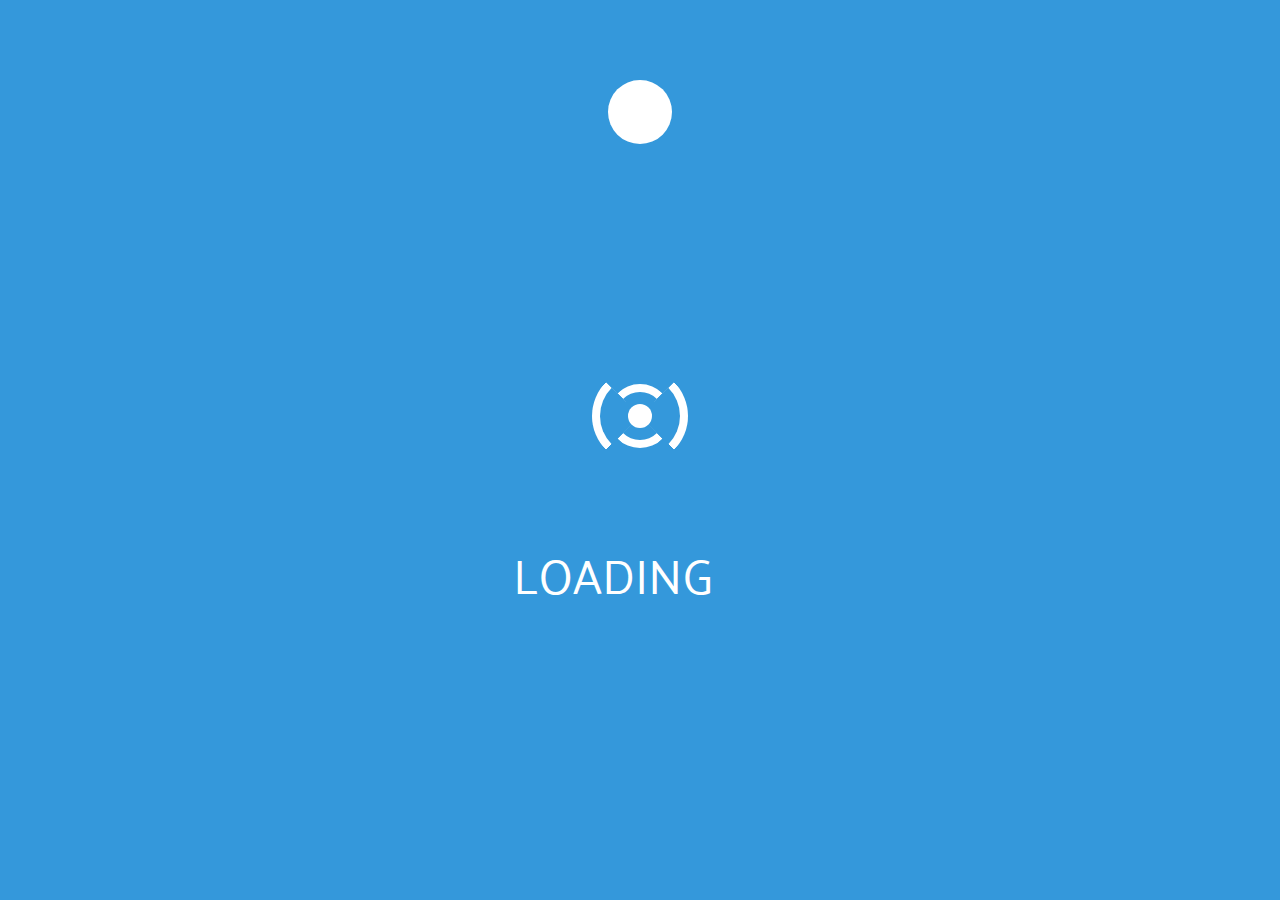
<file: Project 1/index.html>
<html>
<head>
	<meta charset="UTF-8">
	<title>Project 1</title>
	<link href="https://fonts.googleapis.com/css?family=Palanquin:400" rel="stylesheet" type="text/css">
	<link rel="stylesheet" type="text/css" href="../normalize.css"/>
	<link rel="stylesheet" type="text/css" href="style.css"/>
</head>
<body>
	<div class="wrapper">
      <div class="bouncing_ball">
        <div class="ball"></div>
      </div>
      <div class="spinner">
        <div class="curve_top_left"></div>
        <div class="curve_bottom_right"></div>
        <div class="curve_top_right"></div>
        <div class="curve_bottom_left"></div>
        <div class="center_circle"></div>
      </div>
       <h1 class="loading">LOADING<span class="dot_one"> .</span><span class="dot_two"> .</span><span class="dot_three"> .</span></h1> 
    </div>
</body>
</html>
</file>
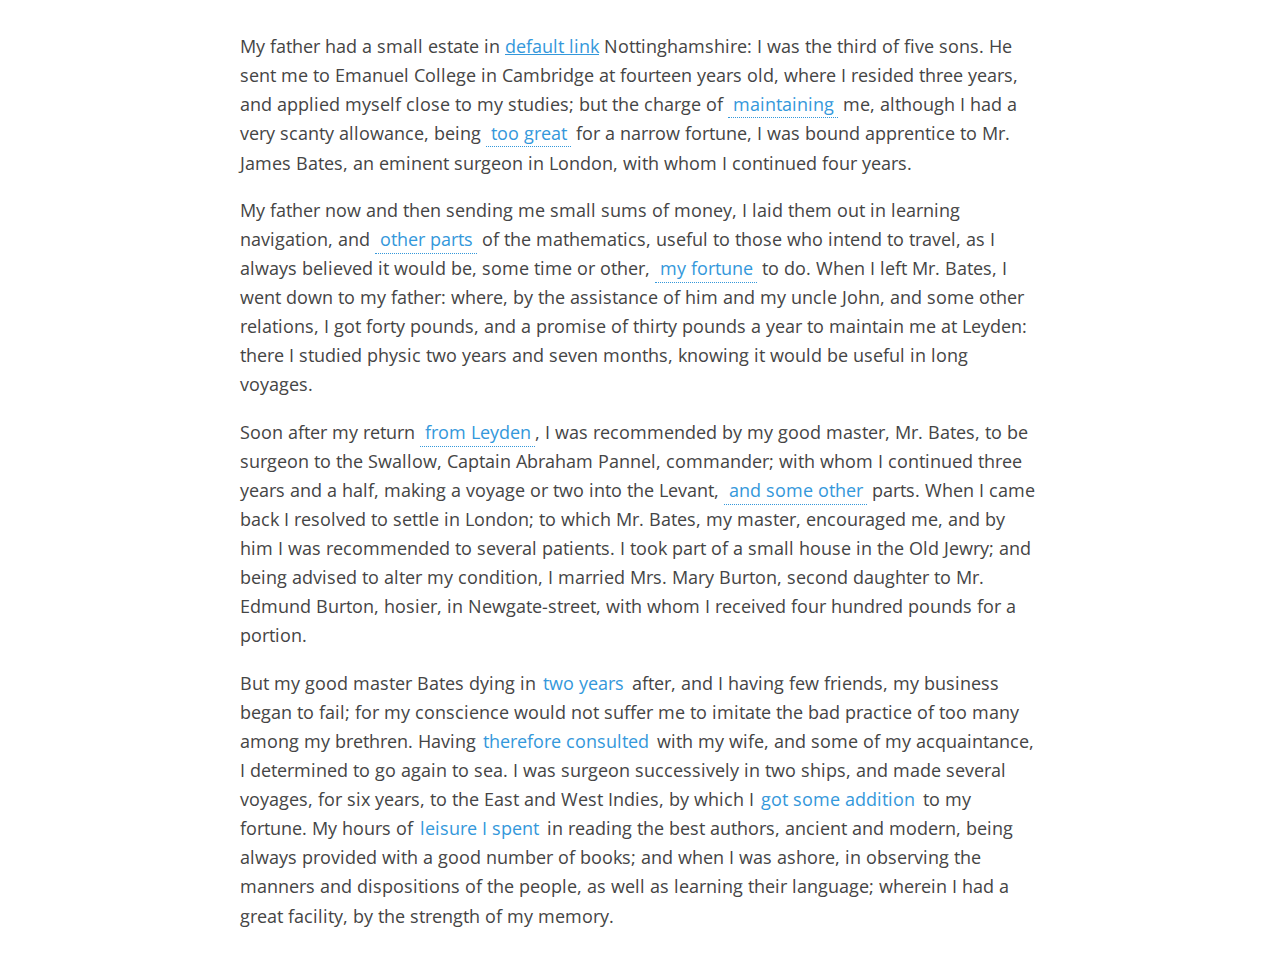
<file: Project 2/index.html>
<!doctype html5>
<html>
<head>
	<meta charset="UTF-8">
	<title>Project 2</title>
	<link href="https://fonts.googleapis.com/css?family=Open+Sans" rel="stylesheet" type="text/css">
	<link rel="stylesheet" type="text/css" href="../normalize.css"/>
	<link rel="stylesheet" href="style.css">
</head>
<body>
	<div class="wrapper">
	  <p>My father had a small estate in <a href="#">default link</a> Nottinghamshire: I was the third of five sons. He sent me to Emanuel College in Cambridge at fourteen years old, where I resided three years, and applied myself close to my studies; but the charge of <a href="#" class="fade_in_bg">maintaining</a> me, although I had a very scanty allowance, being <a href="#" class="fade_in_bg">too great</a> for a narrow fortune, I was bound apprentice to Mr. James Bates, an eminent surgeon in London, with whom I continued four years. </p>
	  <p>My father now and then sending me small sums of money, I laid them out in learning navigation, and <a href="#" data-linktext="other parts" class="slide_from_left">other parts</a> of the mathematics, useful to those who intend to travel, as I always believed it would be, some time or other, <a href="#" data-linktext="my fortune" class="slide_from_right">my fortune</a> to do. When I left Mr. Bates, I went down to my father: where, by the assistance of him and my uncle John, and some other relations, I got forty pounds, and a promise of thirty pounds a year to maintain me at Leyden: there I studied physic two years and seven months, knowing it would be useful in long voyages.</p>
	  <p>Soon after my return <a href="#" data-linktext="from Leyden" class="slide_from_top">from Leyden</a>, I was recommended by my good master, Mr. Bates, to be surgeon to the Swallow, Captain Abraham Pannel, commander; with whom I continued three years and a half, making a voyage or two into the Levant, <a href="#" data-linktext="and some other" class="slide_from_bottom">and some other</a> parts. When I came back I resolved to settle in London; to which Mr. Bates, my master, encouraged me, and by him I was recommended to several patients. I took part of a small house in the Old Jewry; and being advised to alter my condition, I married Mrs. Mary Burton, second daughter to Mr. Edmund Burton, hosier, in Newgate-street, with whom I received four hundred pounds for a portion.</p>
	  <p>But my good master Bates dying in <a href="#" class="fade_in_underline">two years</a> after, and I having few friends, my business began to fail; for my conscience would not suffer me to imitate the bad practice of too many among my brethren. Having <a href="#" class="underline_from_left">therefore consulted</a> with my wife, and some of my acquaintance, I determined to go again to sea. I was surgeon successively in two ships, and made several voyages, for six years, to the East and West Indies, by which I <a href="#" class="underline_from_right">got some addition</a> to my fortune. My hours of <a href="#" class="underline_from_center">leisure I spent</a> in reading the best authors, ancient and modern, being always provided with a good number of books; and when I was ashore, in observing the manners and dispositions of the people, as well as learning their language; wherein I had a great facility, by the strength of my memory.</p>
	</div>
</body>
</html>
</file>
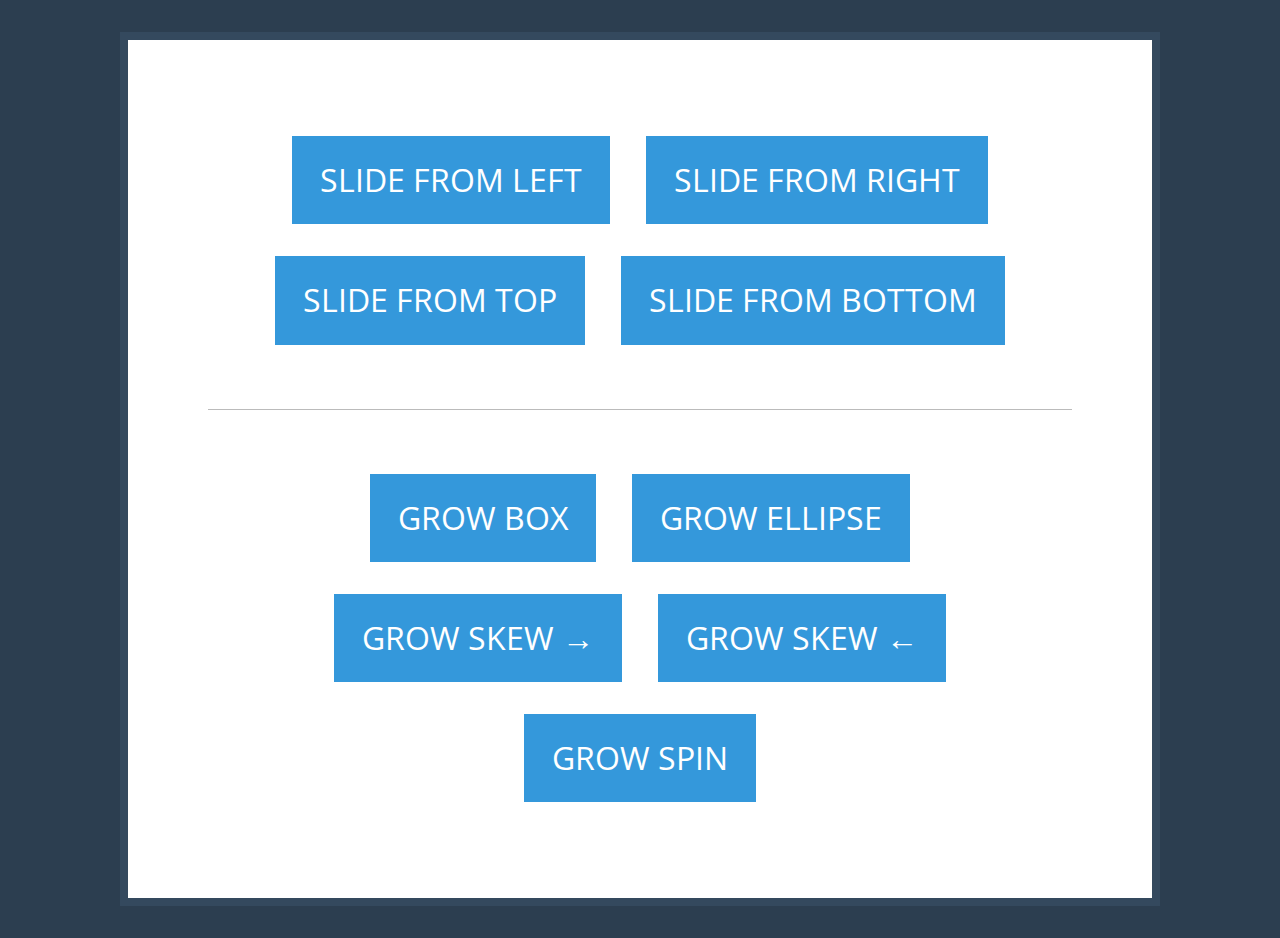
<file: Project 3/index.html>
<!doctype html5>
<html>
<head>
	<meta charset="UTF-8">
	<title>Project 3</title>
	<link href="https://fonts.googleapis.com/css?family=Open+Sans" rel="stylesheet" type="text/css">
	<link rel="stylesheet" type="text/css" href="../normalize.css"/>
	<link rel="stylesheet" href="style.css">
</head>
<body>
	<div class="wrapper">
	  <button class="slide_from_left">SLIDE FROM LEFT</button>
	  <button class="slide_from_right">SLIDE FROM RIGHT</button>
	  <button class="slide_from_top">SLIDE FROM TOP</button>
	  <button class="slide_from_bottom">SLIDE FROM BOTTOM</button>
	  <hr>
	  <button class="grow_box">GROW BOX</button>
	  <button class="grow_ellipse">GROW ELLIPSE</button>
	  <button class="grow_skew_forward">GROW SKEW &rarr;</button>
	  <button class="grow_skew_backward">GROW SKEW &larr;</button>
	  <button class="grow_spin">GROW SPIN</button>
	</div>
</body>
</html>
</file>
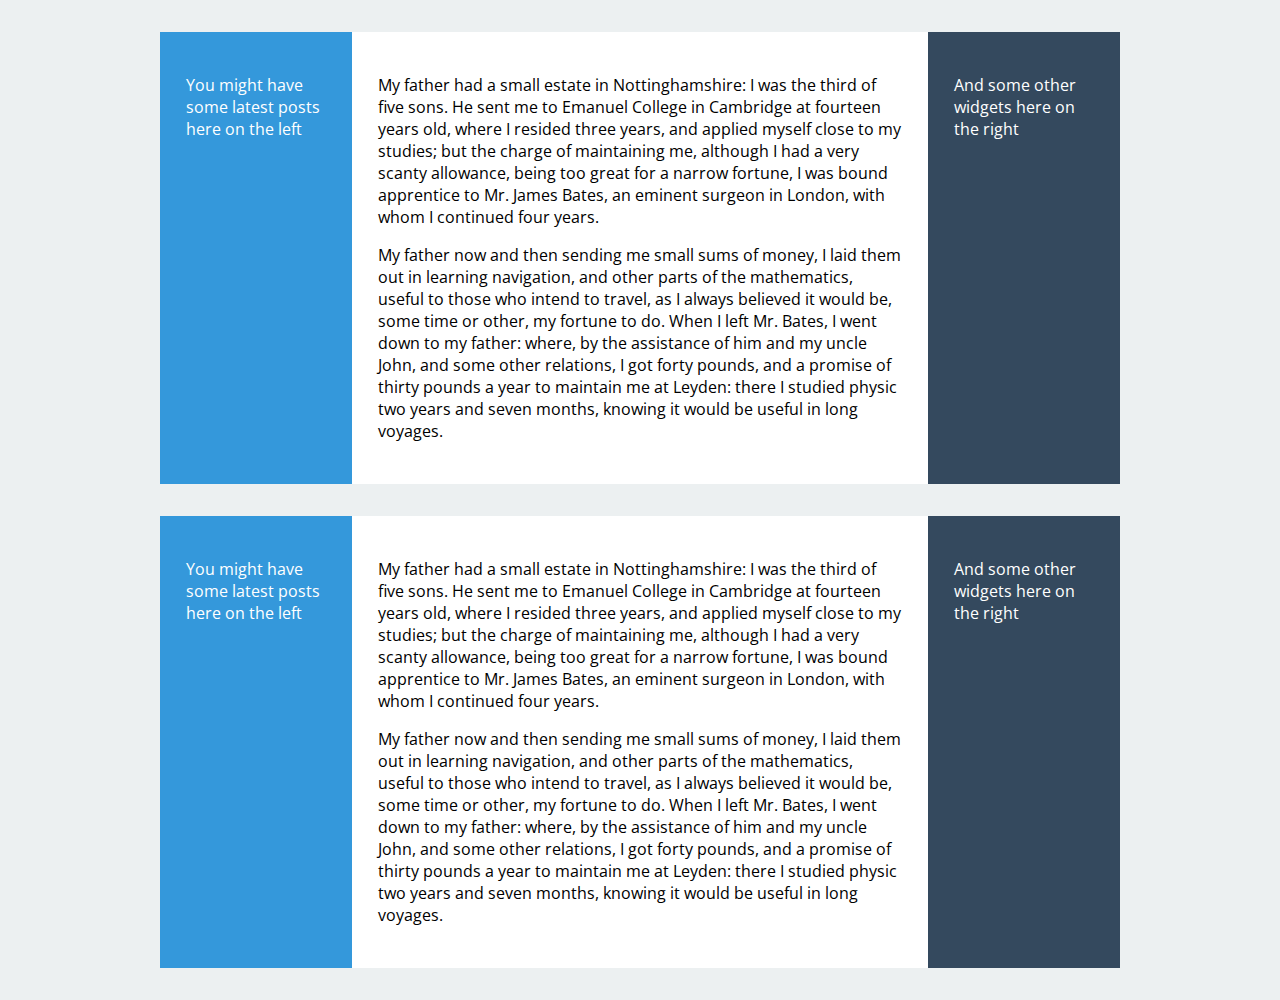
<file: Project 4/index.html>
<!doctype html5>
<html>
<head>
	<meta charset="UTF-8">
	<title>Project 4</title>
	<link href="https://fonts.googleapis.com/css?family=Open+Sans" rel="stylesheet" type="text/css">
	<link rel="stylesheet" type="text/css" href="../normalize.css"/>
	<link rel="stylesheet" href="style.css">
</head>
<body>
	<div class="wrapper gradientbg">
	  <main>
	    <p>My father had a small estate in Nottinghamshire: I was the third of five sons. He sent me to Emanuel College in Cambridge at fourteen years old, where I resided three years, and applied myself close to my studies; but the charge of maintaining me, although I had a very scanty allowance, being too great for a narrow fortune, I was bound apprentice to Mr. James Bates, an eminent surgeon in London, with whom I continued four years. </p>
	    <p>My father now and then sending me small sums of money, I laid them out in learning navigation, and other parts of the mathematics, useful to those who intend to travel, as I always believed it would be, some time or other, my fortune to do. When I left Mr. Bates, I went down to my father: where, by the assistance of him and my uncle John, and some other relations, I got forty pounds, and a promise of thirty pounds a year to maintain me at Leyden: there I studied physic two years and seven months, knowing it would be useful in long voyages.</p>
	  </main>
	  <div class="sidebars">
	    <aside class="sidebar left">
	      <p>You might have some latest posts here on the left</p>
	    </aside>
	    <aside class="sidebar right">
	      <p>And some other widgets here on the right</p>
	    </aside>
	  </div>
	</div>

 <div class="wrapper flexbg">
	  <main>
	    <p>My father had a small estate in Nottinghamshire: I was the third of five sons. He sent me to Emanuel College in Cambridge at fourteen years old, where I resided three years, and applied myself close to my studies; but the charge of maintaining me, although I had a very scanty allowance, being too great for a narrow fortune, I was bound apprentice to Mr. James Bates, an eminent surgeon in London, with whom I continued four years. </p>
	    <p>My father now and then sending me small sums of money, I laid them out in learning navigation, and other parts of the mathematics, useful to those who intend to travel, as I always believed it would be, some time or other, my fortune to do. When I left Mr. Bates, I went down to my father: where, by the assistance of him and my uncle John, and some other relations, I got forty pounds, and a promise of thirty pounds a year to maintain me at Leyden: there I studied physic two years and seven months, knowing it would be useful in long voyages.</p>
	  </main>
	  <aside class="sidebar left">
	    <p>You might have some latest posts here on the left</p>
	  </aside>
	  <aside class="sidebar right">
	    <p>And some other widgets here on the right</p>
	  </aside>
	</div> 
</body>
</html>
</file>
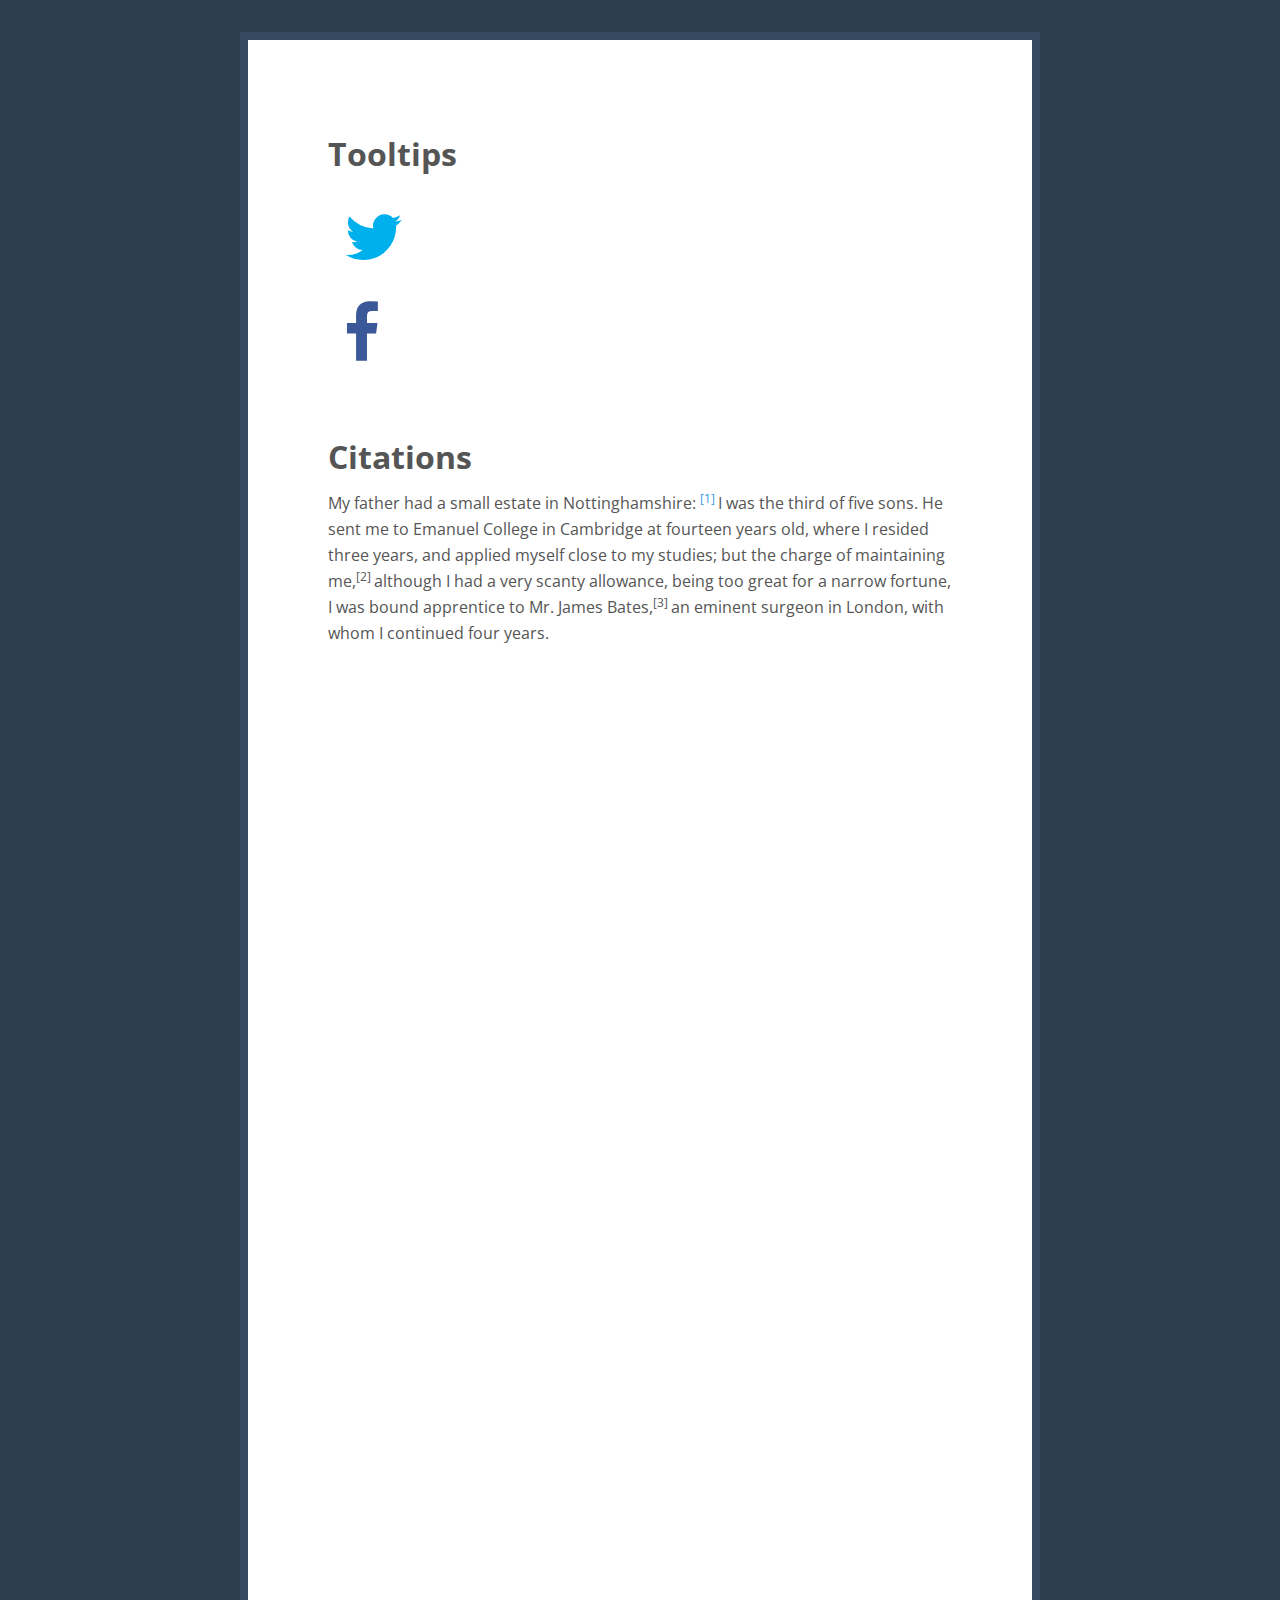
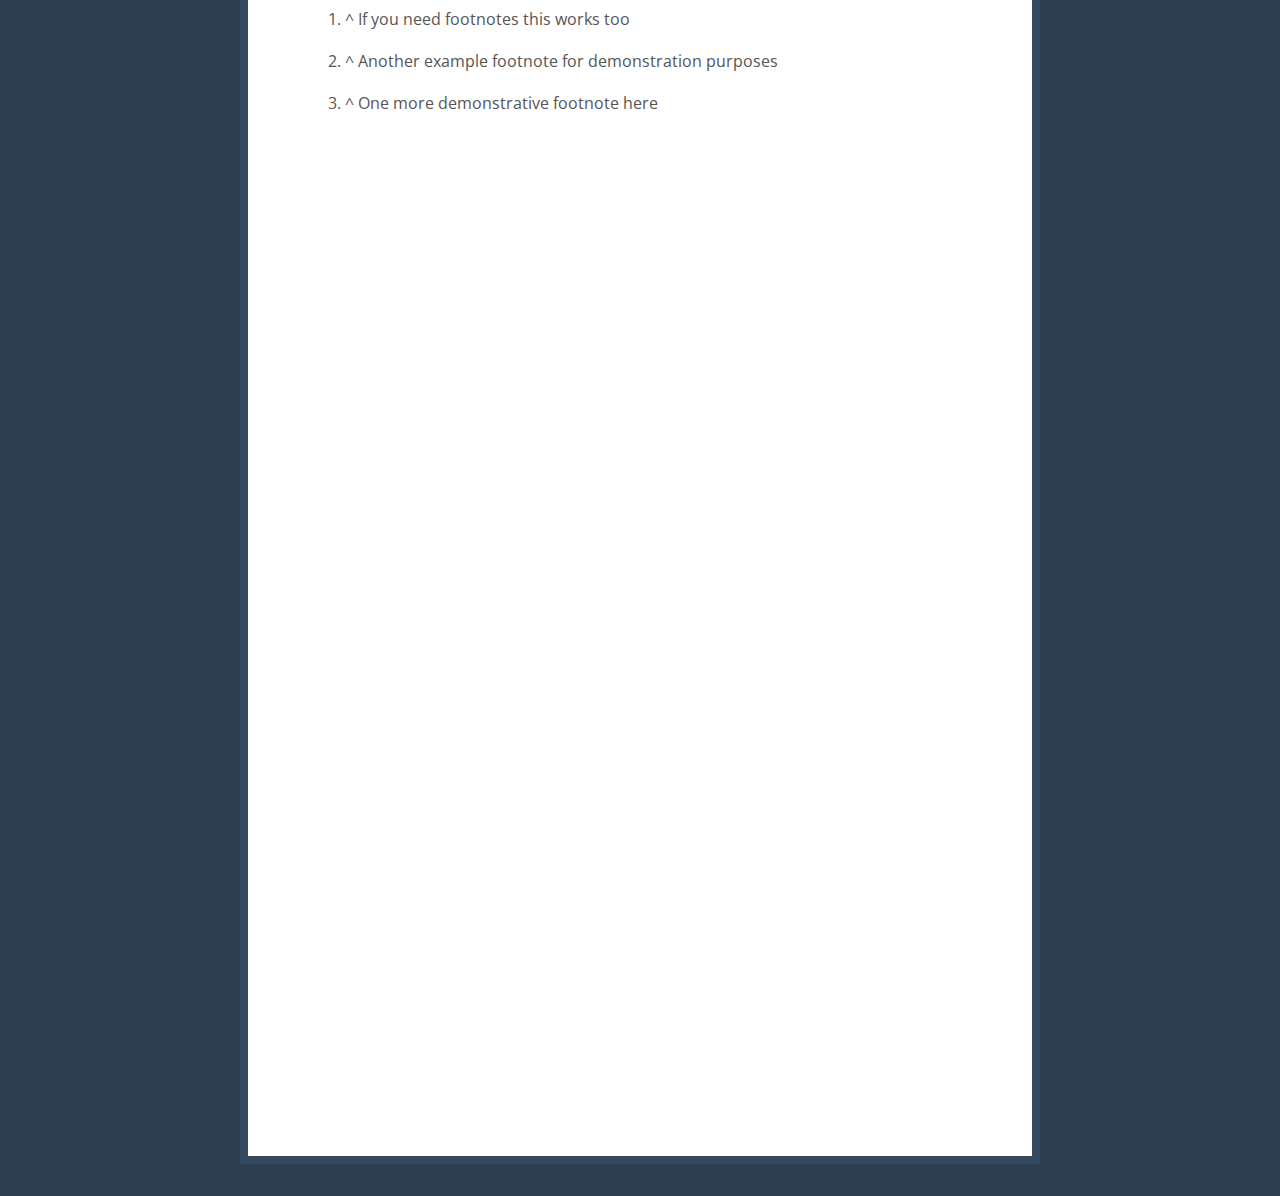
<file: Project 5/index.html>
<!doctype html5>
<html>
<head>
	<meta charset="UTF-8">
	<title>Project 5</title>
	<link href="https://fonts.googleapis.com/css?family=Open+Sans" rel="stylesheet" type="text/css">
	<link rel="stylesheet" href="http://maxcdn.bootstrapcdn.com/font-awesome/4.3.0/css/font-awesome.min.css">
	<link rel="stylesheet" type="text/css" href="../normalize.css"/>
	<link rel="stylesheet" href="style.css">
</head>
<body>
	<div class="wrapper">

	  <h1>Tooltips</h1>
	
	  <div>
	    <a href="https://www.twitter.com" target="_blank" class="tooltip">
	      <i class="fa fa-twitter"></i>
		  <span class="tip">Follow Us On Twitter</span>
	    </a>
	  </div>
	  <div>
	    <a href="https://www.facebook.com" target="_blank" class="tooltip">
	      <i class="fa fa-facebook"></i>
		  <span class="tip">Like Our Facebook Page</span>
	    </a>
	  </div>
	
	  <p>&nbsp;</p>
	
	  <h1>Citations</h1>
	
	  <p>My father had a small estate in Nottinghamshire: <sup><a href="#footnote">[1]</a> <span><cite><a href="http://www.gutenberg.org/files/829/829-h/829-h.htm" target="_blank">Gulivers' Travels</a></cite> by Jonathan Swift, 1726</span> </sup> I was the third of five sons. He sent me to Emanuel College in Cambridge at fourteen years old, where I resided three years, and applied myself close to my studies; but the charge of maintaining me,<sup>[2] <span>Part I: A Voyage to Lilliput</span></sup> although I had a very scanty allowance, being too great for a narrow fortune, I was bound apprentice to Mr. James Bates,<sup>[3] <span>Part II: A Voyage to Brobdingnag</span></sup> an eminent surgeon in London, with whom I continued four years.</p>
	
	  <div class="footnotes">
	    <p id="footnote">1. ^ If you need footnotes this works too</p>
	    <p>2. ^ Another example footnote for demonstration purposes</p>
	    <p>3. ^ One more demonstrative footnote here</p>
	  </div>

	</div>
</body>
</html>
</file>
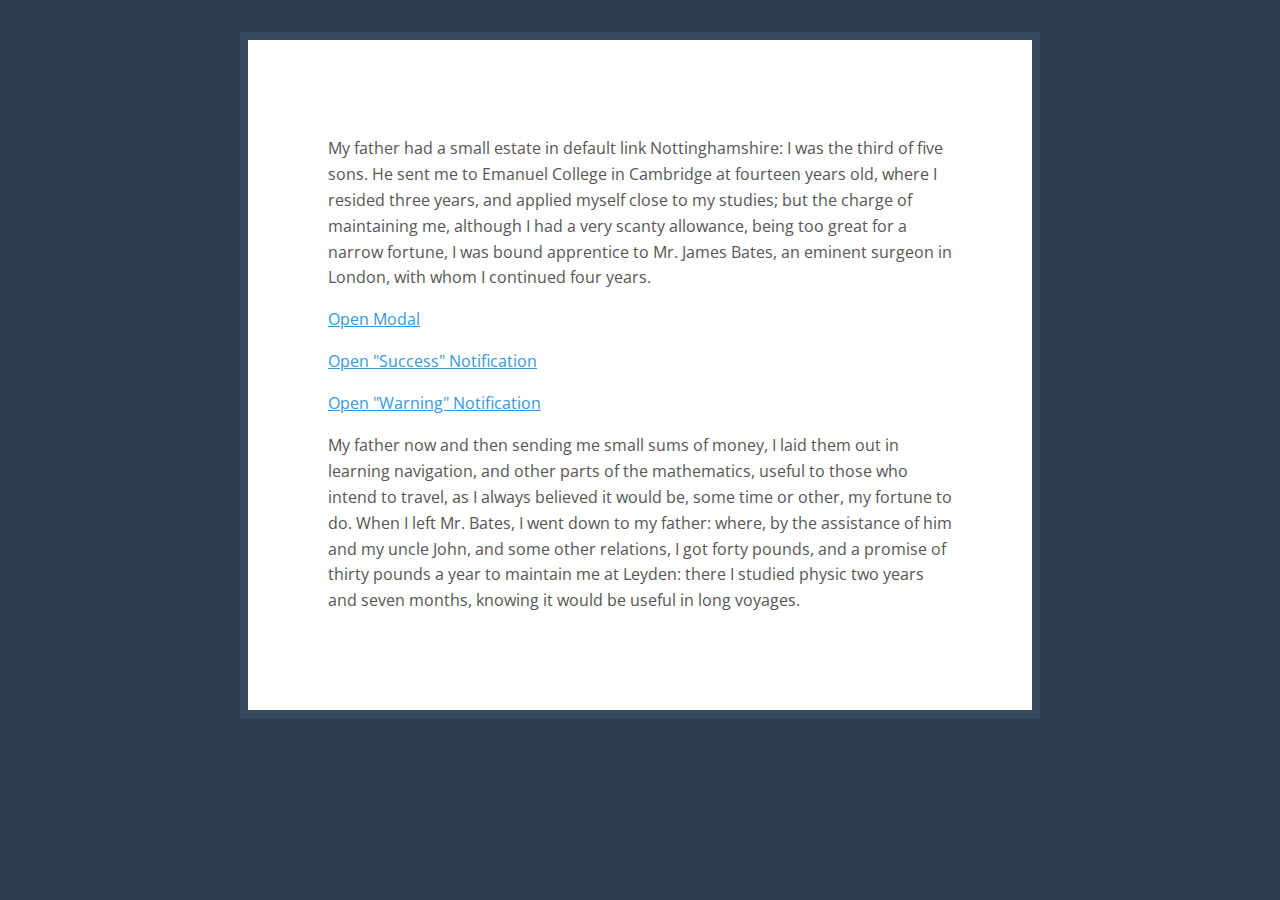
<file: Project 6/index.html>
<!doctype html5>
<html>
<head>
	<meta charset="UTF-8">
	<title>Project 6</title>
	<link href="https://fonts.googleapis.com/css?family=Open+Sans:400,700,800" rel="stylesheet" type="text/css">
	<link rel="stylesheet" type="text/css" href="../normalize.css"/>
	<link rel="stylesheet" href="style.css">
</head>
<body>
	<div id="one" class="notification">
		<div class="content">
			<p>This is the "Success" notification's text content</p>
			<div class="close"><a href="#">Close</a></div>
		</div>
	</div>
	<div id="two" class="notification warning">
		<div class="content">
			<p>This is the "Warning" notification's text content</p>
			<div class="close"><a href="#">Close</a></div>
		</div>
	</div>
	<div class="wrapper">

	  <p>My father had a small estate in default link Nottinghamshire: I was the third of five sons. He sent me to Emanuel College in Cambridge at fourteen years old, where I resided three years, and applied myself close to my studies; but the charge of maintaining me, although I had a very scanty allowance, being too great for a narrow fortune, I was bound apprentice to Mr. James Bates, an eminent surgeon in London, with whom I continued four years. </p>
	  
	  <p>
		  <a href="#infopanel" class="open_modal">Open Modal</a>
		   <div id="infopanel" class="modal">
			   <div class="content">
				   <h2>Modal Panel</h2>
				   <p>This panel could provide information or display images</p>
				   <p>When you're done click the X button to close</p>
				   <div class="close">
					   <a href="#">Close</a>
				   </div>
			   </div>
		   </div>
	  </p>
	  
	  <p>
		  <a href="#one" class="open_notification">Open "Success" Notification</a>
	  </p>
	  
	  <p>
		  <a href="#two" class="open_notification">Open "Warning" Notification</a>
	  </p>
	  
	  <p>My father now and then sending me small sums of money, I laid them out in learning navigation, and other parts of the mathematics, useful to those who intend to travel, as I always believed it would be, some time or other, my fortune to do. When I left Mr. Bates, I went down to my father: where, by the assistance of him and my uncle John, and some other relations, I got forty pounds, and a promise of thirty pounds a year to maintain me at Leyden: there I studied physic two years and seven months, knowing it would be useful in long voyages.</p>

	</div>
</body>
</html>
</file>
<file: Project 1/style.css>
* {
  box-sizing: border-box;
}
body {
  font-family: Palanquin;
  line-height: 1.618em;
  background: #3498db;
  color: #fff;
}
.wrapper {
  max-width: 50rem;
  width: 100%;
  margin: 5rem auto;
  text-align: center;
}
h1.loading {
  font-size: 3em;
  font-weight: 400;
}
span[class^='dot_']{
  opacity: 0;
}
.dot_one{
  -webkit-animation: dot_one 2s infinite linear;
  -o-animation: dot_one 2s infinite linear;
  animation: dot_one 2s infinite linear;
}
.dot_two{
  -webkit-animation: dot_two 2s infinite linear;
  -o-animation: dot_two 2s infinite linear;
  animation: dot_two 2s infinite linear;
}
.dot_three{
  -webkit-animation: dot_three 2s infinite linear;
  -o-animation: dot_three 2s infinite linear;
  animation: dot_three 2s infinite linear;
}
@keyframes dot_one {
 0%{
  opacity: 0;
 }
 15%{
  opacity: 0;
 }
 25%{
  opacity: 1;
 }
 100%{  
  opacity: 1;
 }
}
@keyframes dot_two {
 0%{
  opacity: 0;
 }
 40%{
  opacity: 0;
 }
 50%{
  opacity: 1;
 }
 100%{  
  opacity: 1;
 }
}
@keyframes dot_three {
 0%{
  opacity: 0;
 }
 65%{
  opacity: 0;
 }
 75%{
  opacity: 1;
 }
 100%{  
  opacity: 1;
 }
}
.bouncing_ball{
  position: relative;
  width: 4rem;
  margin: 0 auto;
  height: 12rem;
}
.ball{
  width: 4rem;
  height: 4rem;
  border-radius: 50%;
  background: #fff;
  position: absolute;
  top: 0;
  -webkit-animation: bounce 1s infinite linear;
  -o-animation: bounce 1s infinite linear;
  animation: bounce 1s infinite linear;
}

@keyframes bounce {
  0%{
    top: 0;
    -webkit-animation-timing-function: ease-in;
    -o-animation-timing-function: ease-in;
    animation-timing-function: ease-in;
  }
  34%{
    height: 4rem;
    width: 4rem;
  }
  35%{
    top: 8rem;
    height: 3rem;
    width: 4.3rem;
    -webkit-animation-timing-function: ease-out;
    -o-animation-timing-function: ease-out;
    animation-timing-function: ease-out;
  }
  45%{
    height: 4rem;
    width: 4rem;
  }
  90%{
    top: 0;
  }
  100%{
    top: 0;
  }
}
.spinner{
  position: relative;
  width: 6rem;
  height: 6rem;
  margin: 6rem auto;
}
div[class^='curve_']{
  position: absolute;
  transform: rotate(135deg);
  -webkit-animation: spin 4s infinite;
  -o-animation: spin 4s infinite;
  animation: spin 4s infinite;
}
.curve_top_left{
  width: 3rem;
  height: 3rem;
  border-top: 0.5rem solid #fff;
  border-left: 0.5rem solid #fff;
  border-top-left-radius: 200%;
  top: 0;
  left: 0;
  -webkit-transform-origin: 100% 100%;
  -moz-transform-origin: 100% 100%;
  -ms-transform-origin: 100% 100%;
  -o-transform-origin: 100% 100%;
  transform-origin: 100% 100%;
}
.curve_bottom_right{
  width: 3rem;
  height: 3rem;
  border-bottom: 0.5rem solid #fff;
  border-right: 0.5rem solid #fff;
  border-bottom-right-radius: 200%;
  bottom: 0;
  right: 0;
  -webkit-transform-origin: 0% 0%;
  -moz-transform-origin: 0% 0%;
  -ms-transform-origin: 0% 0%;
  -o-transform-origin: 0% 0%;
  transform-origin: 0% 0%;
}
.curve_top_right{
  width: 2rem;
  height: 2rem;
  border-top: 0.5rem solid #fff;
  border-right: 0.5rem solid #fff;
  border-top-right-radius: 200%;
  top: 1rem;
  right: 1rem;
  -webkit-transform-origin: 0% 100%;
  -moz-transform-origin: 0% 100%;
  -ms-transform-origin: 0% 100%;
  -o-transform-origin: 0% 100%;
  transform-origin: 0% 100%;
}
.curve_bottom_left{
  width: 2rem;
  height: 2rem;
  border-bottom: 0.5rem solid #fff;
  border-left: 0.5rem solid #fff;
  border-bottom-left-radius: 200%;
  bottom: 1rem;
  left: 1rem;
  -webkit-transform-origin: 100% 0%;
  -moz-transform-origin: 100% 0%;
  -ms-transform-origin: 100% 0%;
  -o-transform-origin: 100% 0%;
  transform-origin: 100% 0%;
}
.center_circle{
  width: 1.5rem;
  height: 1.5rem;
  background: #fff;
  border-radius: 50%;
  position: absolute;
  top: 2.25rem;
  left: 2.25rem;
  -webkit-animation: pulse 2s infinite;
  -o-animation: pulse 2s infinite;
  animation: pulse 2s infinite;
}
@keyframes spin {
 0%{
  transform: rotate(135deg);
  opacity: 1;
 }
 25%{
  opacity: 0.75;
 }
 50%{
  transform: rotate(675deg);
  opacity: 1;
 }
 75%{
  opacity: 0.75;
 }
 100%{
  transform: rotate(135deg);
  opacity: 1;
 }
}
@keyframes pulse{
  0%{
    opacity: 1;
  }
  50%{
    opacity: 0.5;
  }
  100%{
    opacity: 1;
  }
}
</file>
<file: Project 2/style.css>
body {
  font-family: "Open Sans";
  font-size: 1.125rem;
  line-height: 1.618em;
  color: #454545;
}
.wrapper {
  max-width: 50rem;
  width: 100%;
  margin: 2rem auto;
}
a {
  color: #3498db;
}
a.fade_in_bg{
	text-decoration: none;
	border-bottom: 0.0625em dotted #3498db;
	padding-left: 0.25em;
	padding-right: 0.25em;
	padding-bottom: 0.05em;
	transition: all 0.35s;
}
a.fade_in_bg:hover{
	background: #3498db;
	color: #fff;
	transition: all 0.35s;
}
a[class^='slide']{
	text-decoration: none;
	line-height: 1.5em;
	padding-left: 0.25em;
	padding-right: 0.25em;
	border-bottom: 0.0625em dotted #3498db;
	position: relative;
	display: inline-block;
	vertical-align: bottom;
	overflow: hidden;
}
a[class^='slide']::after{
	content: attr(data-linktext);
	background: #3498db;
	color: #fff;
	position: absolute;
	display: block;
	text-align: center;
	transition: all 0.35s;
}
a.slide_from_left::after{
	top: 0;
	right: 100%;
	left: -100%;
	transition: all 0.35s;
}
a[class^='slide']:hover::after{
	left: 0;
	right: 0;
	top: 0;
	bottom: 0;
	
}
a[class^='slide']:hover{
	border-bottom: 0.0625em solid #3498db;
}
a.slide_from_right::after{
	top: 0;
	right: -100%;
	left: 100%;
}
a.slide_from_top::after{
	top: -100%;
	bottom: 100%;
}
a.slide_from_bottom::after{
	top: 100%;
	bottom: -100%;
}
a.fade_in_underline{
	text-decoration: none;
	padding-left: 0.125em;
	padding-right: 0.125em;
	padding-bottom: 0.05em;
	border-bottom: 0.125em solid #fff;
	transition: all 0.35s;
}
a.fade_in_underline:hover{
	border-bottom: 0.125em solid #3498db;
	transition: all 0.35s;
}
a[class^='underline']{
	text-decoration: none;
	padding-left: 0.125em;
	padding-right: 0.125em;
	padding-bottom: 0.05em;
	position: relative;
}
a[class^='underline']::after{
	content: '';
	position: absolute;
	top: 100%;
	border-bottom: 0.125em solid #3498db;
	transition: all 0.35s;
}
a[class^='underline']:hover::after{
	transition: all 0.35s;
}
a.underline_from_left::after{
	left: 0;
	right: 100%;
}
a.underline_from_left:hover::after{
	right: 0;
}
a.underline_from_right::after{
	left: 100%;
	right: 0;
}
a.underline_from_right:hover::after{
	left: 0;
}
a.underline_from_center::after{
	left: 50%;
	right: 50%;
}
a.underline_from_center:hover::after{
	left: 0;
	right: 0;
}
</file>
<file: Project 3/style.css>
* {
  box-sizing: border-box;
}
body {
  font-family: "Open Sans";
  line-height: 1.618em;
  background: #2c3e50;
}
.wrapper {
  max-width: 65rem;
  width: 100%;
  margin: 2rem auto;
  padding: 5rem;
  text-align: center;
  background: #fff;
  border: 0.5rem solid #34495e;
}
hr {
  border: 0;
  border-bottom: 0.0625rem solid #bbb;
  margin: 3rem 0;
}
button {
  font-size: 2em;
  background: #3498db;
  color: #fff;
  border: 0.25rem solid #3498db;
  padding: 0.85em 0.75em;
  margin: 1rem;
  position: relative;
  z-index: 1;
  overflow: hidden;
}
button:hover{
  color: #3498db;
}
button::after{
  content: "";
  background: #ecf0f1;
  position: absolute;
  z-index: -1;
  padding: 0.85em 0.75em;
  display: block;
}
button[class^='slide']::after{
  transition: all 0.35s;
}
button[class^='slide']:hover::after{
  left: 0;
  right: 0;
  top: 0;
  bottom: 0;
  transition: all 0.35s;
}
button.slide_from_left::after{
  top: 0;
  bottom: 0;
  left: -100%;
  right: 100%;
}
button.slide_from_right::after{
  top: 0;
  bottom: 0;
  left: 100%;
  right: -100%;
}
button.slide_from_bottom::after{
  top: 100%;
  bottom: -100%;
  left: 0;
  right: 0;
}
button.slide_from_top::after{
  top: -100%;
  bottom: 100%;
  left: 0;
  right: 0;
}
button[class^='grow']::after{
  transition: all 0.3s ease;
}
button[class^='grow']:hover::after{
  transition: all 0.3s ease-out;
}
button.grow_box::after{
  left: 0;
  right: 0;
  top: 0;
  bottom: 0;
  transform: scale(0,0);
}
button.grow_box:hover::after{
  transform: scale(1,1);
}
button.grow_ellipse::after{
  border-radius: 50%;
  left: -50%;
  right: -50%;
  top: -150%;
  bottom: -150%;
  line-height: 8.34em;
  transform: scale(0,0);
}
button.grow_ellipse:hover::after{
  transform: scale(1,1);
}
button.grow_skew_forward::after{
  left: -20%;
  right: -20%;
  top: 0;
  bottom: 0;
  transform: skewX(-45deg) scale(0,1);
}
button.grow_skew_forward:hover::after{
  transform: skewX(-45deg) scale(1,1);
}
button.grow_skew_backward::after{
  left: -20%;
  right: -20%;
  top: 0;
  bottom: 0;
  transform: skewX(45deg) scale(0,1);
}
button.grow_skew_backward:hover::after{
  transform: skewX(45deg) scale(1,1);
}
button.grow_spin::after{
  top: 0;
  bottom: 0;
  left: 0;
  right: 0;
  transform: scale(0,0) rotate(-180deg);
}
button.grow_spin:hover::after{
  transform: scale(1,1) rotate(0deg);
}
</file>
<file: Project 4/style.css>
* {
  box-sizing: border-box;
}
body {
  font-family: "Open Sans";
  background: #ecf0f1;
}
.wrapper {
  max-width: 60rem;
  width: 100%;
  margin: 2rem auto;
}
.gradientbg{
  background: linear-gradient(to right,#3498db 20%,#fff 20%,#fff 80%,#34495e 80%);
}
.gradientbg::before,
.gradientbg::after {
  content: " ";
  display: table;
}
.gradientbg::after {
  clear: both;
}
.gradientbg .sidebar {
  width: 20%;
  padding: 1.618rem;
  color: #fff;
}
.gradientbg main {
  width: 60%;
  padding: 1.618rem;
  float: left;
  margin-left: 20%;
  /*background: #fff;*/
}
.gradientbg .left {
  float: left;
  margin-left: -80%;
  /*background: #3498db;*/
}
.gradientbg .right {
  float: right;
  /*background: #34495e;*/
}
@media (max-width: 50rem){
  .gradientbg{
    background: none;
  }
  .gradientbg main{
    background: #fff;
    width: 100%;
    float: none;
    margin-left: 0;
  }
  .gradientbg .sidebars::before,
  .gradientbg .sidebars::after{
    content: " ";
    display: table;
  }
  .gradientbg .sidebars::after{
    clear: both;
  }
  .gradientbg .sidebar{
    width: 50%;
  }
  .gradientbg .left{
    margin-left: 0;
  }
  .gradientbg .sidebars{
    background: linear-gradient(to right,#3498db 50%,#34495e 50%);
  }
}
@media (max-width: 30rem){
  .gradientbg .sidebars{
    background: none;
  }
  .gradientbg .sidebar{
    width: 100%;
  }
  .gradientbg .left{
    float: none;
    background: #3498db;
  }
  .gradientbg .right{
    float: none;
    background: #34495e;
  }
} 
.flexbg{
  display: flex;
}
.flexbg .sidebar{
  width: 20%;
  padding: 1.616rem;
  color: #fff;
}
.flexbg main{
  width: 60%;
  padding: 1.618rem;
  order: 2;
  background: #fff;
}
.flexbg .left{
  order: 1;
  background: #3498db;
}
.flexbg .right{
  order: 3;
  background: #34495e;
}
@media(max-width: 50rem){
  .flexbg{
    flex-wrap: wrap;
  }
  .flexbg main{
    width: 100%;
    order: 1;
  }
  .flexbg .sidebar{
    width: 50%;
  }
  .flexbg .left{
    order: 2;
  }
}
@media(max-width: 30rem){
  .flexbg .sidebar{
    width: 100%;
  }
}
</file>
<file: Project 5/style.css>
* {
  box-sizing: border-box;
}
body {
  font-family: "Open Sans";
  line-height: 1.618em;
  color: #555;
  background: #2c3e50;
}
.wrapper {
  max-width: 50rem;
  width: 100%;
  margin: 2rem auto;
  padding: 5rem;
  background: #fff;
  border: 0.5rem solid #34495e;
}
a {
  text-decoration: none;
  color: #3498db;
}
.fa {
  font-size: 4rem;
  margin: 1rem;
}
.fa-twitter {
  color: #00b0ed;
}
.fa-facebook {
  color: #3b5998;
}
.footnotes {
  margin: 60rem auto;
}
#footnote:target {
  background: #ecf0f1;
}
.tooltip{
  position: relative;
}
.tip{
  display: block;
  white-space: nowrap;
  position: absolute;
  z-index: 1;
  left: 100%;
  bottom: 50%;
  padding: 1em;
  margin-left: 0;
  margin-top: 0.5rem;
  font-size: 0.8em;
  font-weight: normal;
  background: #34495e;
  border-radius: 1em;
  color: #fff;
  visibility: hidden;
  opacity: 0;
  transition: all 0.35s;
}
.tip::before{
  content: '';
  border-style: solid;
  border-width: 0.5rem 0.625rem 0.5rem 0;
  border-color: transparent #34495e transparent transparent;
  position: absolute;
  right: 100%;
  /*bottom: 50%;*/
  bottom: calc(50% - 0.5rem);
  width: 0;
  height: 0;
}
.tooltip:hover .tip{
  opacity: 1;
  visibility: visible;
  margin-left: 0.5rem;
  transition: all 0.35s;
}
sup{
  position: relative;
  cursor: pointer;
}
sup span{
  cursor: default;
  background: #ecf0f1;
  border: 0.125rem solid #3498db;
  position: absolute;
  left: 0;
  bottom: 100%;
  margin: 0 0 0.7em -1em;
  width: 12em;
  padding: 1em;
  line-height: 1.618em;
  opacity: 0;
  visibility: hidden;
  transition: all 0.35s;
}
sup span::before{
  content: '';
  border-style: solid;
  border-width: 0.7em 0.7em 0 0.7em;
  border-color: #3498db transparent transparent transparent;
  position: absolute;
  left: 0.7em;
  bottom: -0.7em;
  width: 0;
  height: 0;
}
sup:hover span{
  opacity: 1;
  visibility: visible;
  transition: all 0.35s;
}
.footnotes{
  margin: 60rem auto;
}
.footnote:target{
  background: #ecf0f1;
}
</file>
<file: Project 6/style.css>
* {
  box-sizing: border-box;
}
body {
  font-family: "Open Sans";
  line-height: 1.618em;
  color: #555;
  background: #2c3e50;
}
a {
  color: #3498db;
}
.wrapper {
  max-width: 50rem;
  width: 100%;
  margin: 2rem auto;
  padding: 5rem;
  background: #fff;
  border: 0.5rem solid #34495e;
}
.modal{
  position: absolute;
  width: 0;
  height: 0;
  top: 50%;
  right: 50%;
  bottom: 50%;
  left: 50%;
  overflow: hidden;
  background: transparent;
}
.modal:target{
  background: rgba(0,0,0,0.75);
  position: absolute;
  width: 100%;
  height: 100%;
  top: 0;
  right: 0;
  bottom: 0;
  left: 0;
  transition: background 0.35s;
}
.modal:target .content{
  background: #fff;
  border-radius: 0.5rem;
  box-shadow: rgba(255,255, 255, 0.25) 0 0 0 0.5rem;
  width: 30rem;
  padding: 2rem;
  position: absolute;
  top: 30%;
  left: calc(50% - 15rem);
}
.modal:target .close{
  position: absolute;
  top: -1rem;
  right: -1rem;
}
.modal:target .close a{
  display: block;
  height: 2rem;
  width: 2rem;
  text-indent: 2rem;
  overflow: hidden;
  background: #3498db;
  border-radius: 50%;
  border: 0.125rem solid #fff;
}
.modal:target .close::after{
  content: 'X';
  font-weight: 800;
  color: #fff;
  position: absolute;
  top: 0;
  left: 0;
  height: 2rem;
  line-height: 2rem;
  width: 2rem;
  text-align: center;
  pointer-events: none;
}
.notification{
  transition: all 0.35s;
  position: absolute;
  left: 0;
  right: 0;
  top: 0;
  margin-top: -100%;
  background: linear-gradient(#1abc9c,#16a085);
  border-bottom: 0.125rem solid #1abc9c;
  box-shadow: rgba(0, 0, 0, 0.4) 0 0.25rem 0.25rem 0;
}
.notification .content{
  text-align: center;
  color: #fff;
  text-shadow: rgba(0,0,0,0.5) 0 -0.0625rem 0.0625rem;
}
.notification .close{
  position: absolute;
  top: calc(50% - 1rem);
  right: 1rem;
}
.notification .close a{
  display: block;
  height: 2rem;
  width: 2rem;
  text-indent: 2rem;
  overflow: hidden;
}
.notification .close:after{
  content: "X";
  font-weight: 800;
  color: #fff;
  position: absolute;
  top: 0;
  left: 0;
  height: 2rem;
  line-height: 2rem;
  width: 2rem;
  text-align: center;
  pointer-events: none;
}
.notification:target{
  transition: all 0.35s;
  margin-top: 0;
}
.warning{
  background: linear-gradient(#e74c3c,#c0392b);
  border-bottom: 0.125rem solid #e74c3c;
}
</file>
